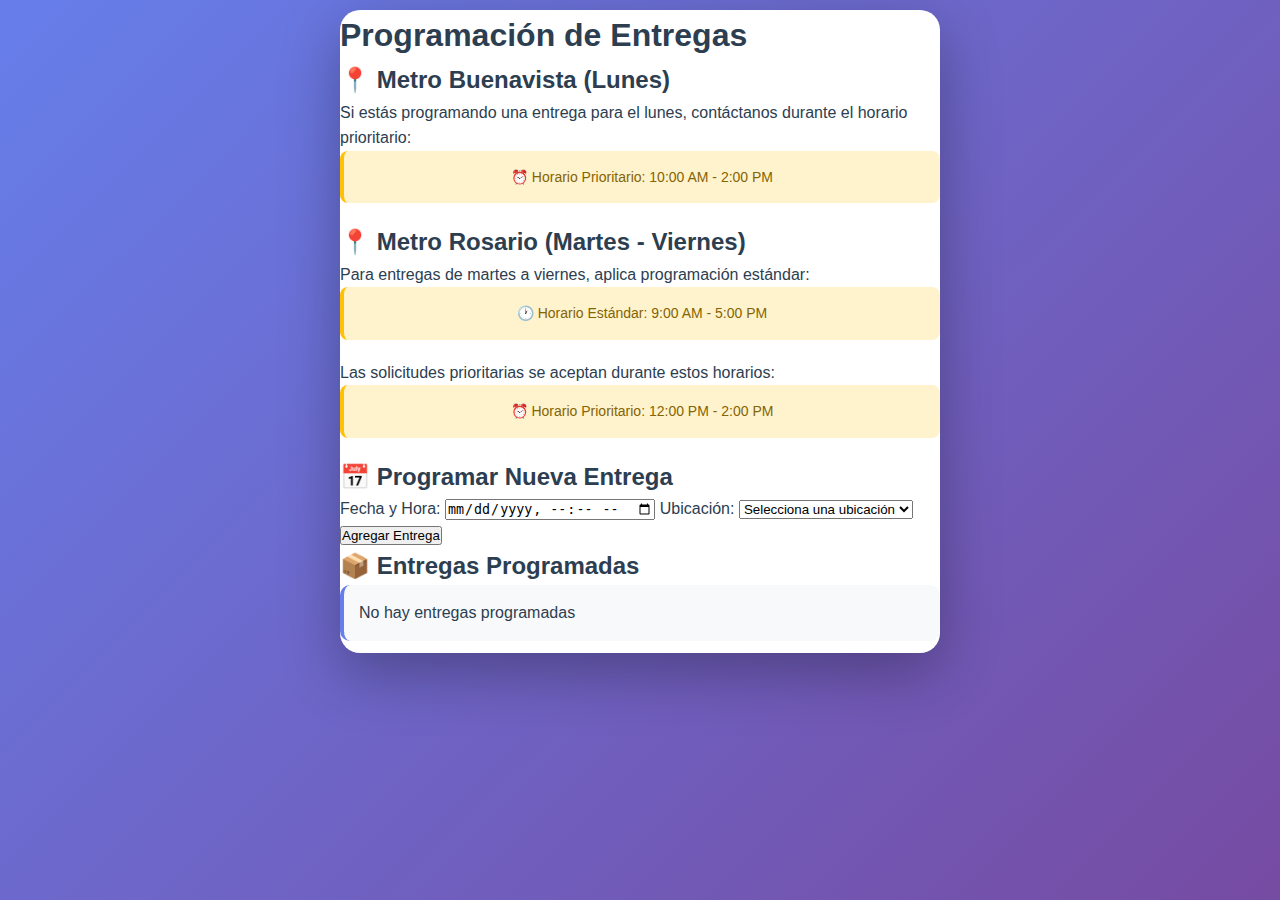
<file: index.html>
<!DOCTYPE html>
<html lang="es">
<head>
    <meta charset="UTF-8">
    <meta name="viewport" content="width=device-width, initial-scale=1.0">
    <title>Programación de Entregas</title>
    <link rel="stylesheet" href="styles.css">
    <link rel="stylesheet" href="style.css">
</head>
<body>
    <div class="container">
        <h1>Programación de Entregas</h1>
        
        <!-- Información de Horarios Prioritarios -->
        <div class="schedule">
            <h2>📍 Metro Buenavista (Lunes)</h2>
            <p>Si estás programando una entrega para el lunes, contáctanos durante el horario prioritario:</p>
            <div class="priority-info">
                ⏰ Horario Prioritario: 10:00 AM - 2:00 PM
            </div>
        </div>
        
        <div class="schedule">
            <h2>📍 Metro Rosario (Martes - Viernes)</h2>
            <p>Para entregas de martes a viernes, aplica programación estándar:</p>
            <div class="priority-info">
                🕐 Horario Estándar: 9:00 AM - 5:00 PM
            </div>
            <p>Las solicitudes prioritarias se aceptan durante estos horarios:</p>
            <div class="priority-info">
                ⏰ Horario Prioritario: 12:00 PM - 2:00 PM
            </div>
        </div>

        <!-- Formulario de Programación -->
        <div class="scheduling-form">
            <h2>📅 Programar Nueva Entrega</h2>
            <form id="deliveryForm">
                <label for="deliveryTime">Fecha y Hora:</label>
                <input type="datetime-local" id="deliveryTime" name="deliveryTime" required placeholder="Fecha y Hora">
                <label for="location">Ubicación:</label>
                <select id="location" name="location" required>
                    <option value="">Selecciona una ubicación</option>
                    <option value="Metro Buenavista">Metro Buenavista</option>
                    <option value="Metro Rosario">Metro Rosario</option>
                </select>
                <button type="submit">Agregar Entrega</button>
            </form>
        </div>

        <!-- Lista de Entregas Programadas -->
        <div class="scheduled-deliveries">
            <h2>📦 Entregas Programadas</h2>
            <ul class="appointment-list" id="deliveryList">
                <li class="appointment-item">No hay entregas programadas</li>
            </ul>
        </div>
    </div>

    <script src="script.js"></script>
    <script>
        // Inicializar el programador de entregas
        const scheduler = new DeliveryScheduler();
        
        // Manejar el envío del formulario
        document.getElementById('deliveryForm').addEventListener('submit', function(e) {
            e.preventDefault();
            const time = document.getElementById('deliveryTime').value;
            const location = document.getElementById('location').value;
            
            if (scheduler.addDelivery(time, location)) {
                alert('✅ Entrega agregada exitosamente');
                updateDeliveryList();
                this.reset();
            } else {
                alert('❌ Conflicto detectado: No se puede programar esta entrega en este horario.');
            }
        });
        
        // Actualizar la lista de entregas
        function updateDeliveryList() {
            const listElement = document.getElementById('deliveryList');
            const deliveries = scheduler.schedule;
            
            if (deliveries.length === 0) {
                listElement.innerHTML = '<li class="appointment-item">No hay entregas programadas</li>';
                return;
            }
            
            listElement.innerHTML = deliveries.map(delivery => `
                <li class="appointment-item">
                    <strong>📍 ${delivery.location}</strong><br>
                    🕐 ${new Date(delivery.time).toLocaleString('es-ES')}
                </li>
            `).join('');
        }
        
        // Cargar entregas al iniciar
        updateDeliveryList();
    </script>
</body>
</html>
</file>
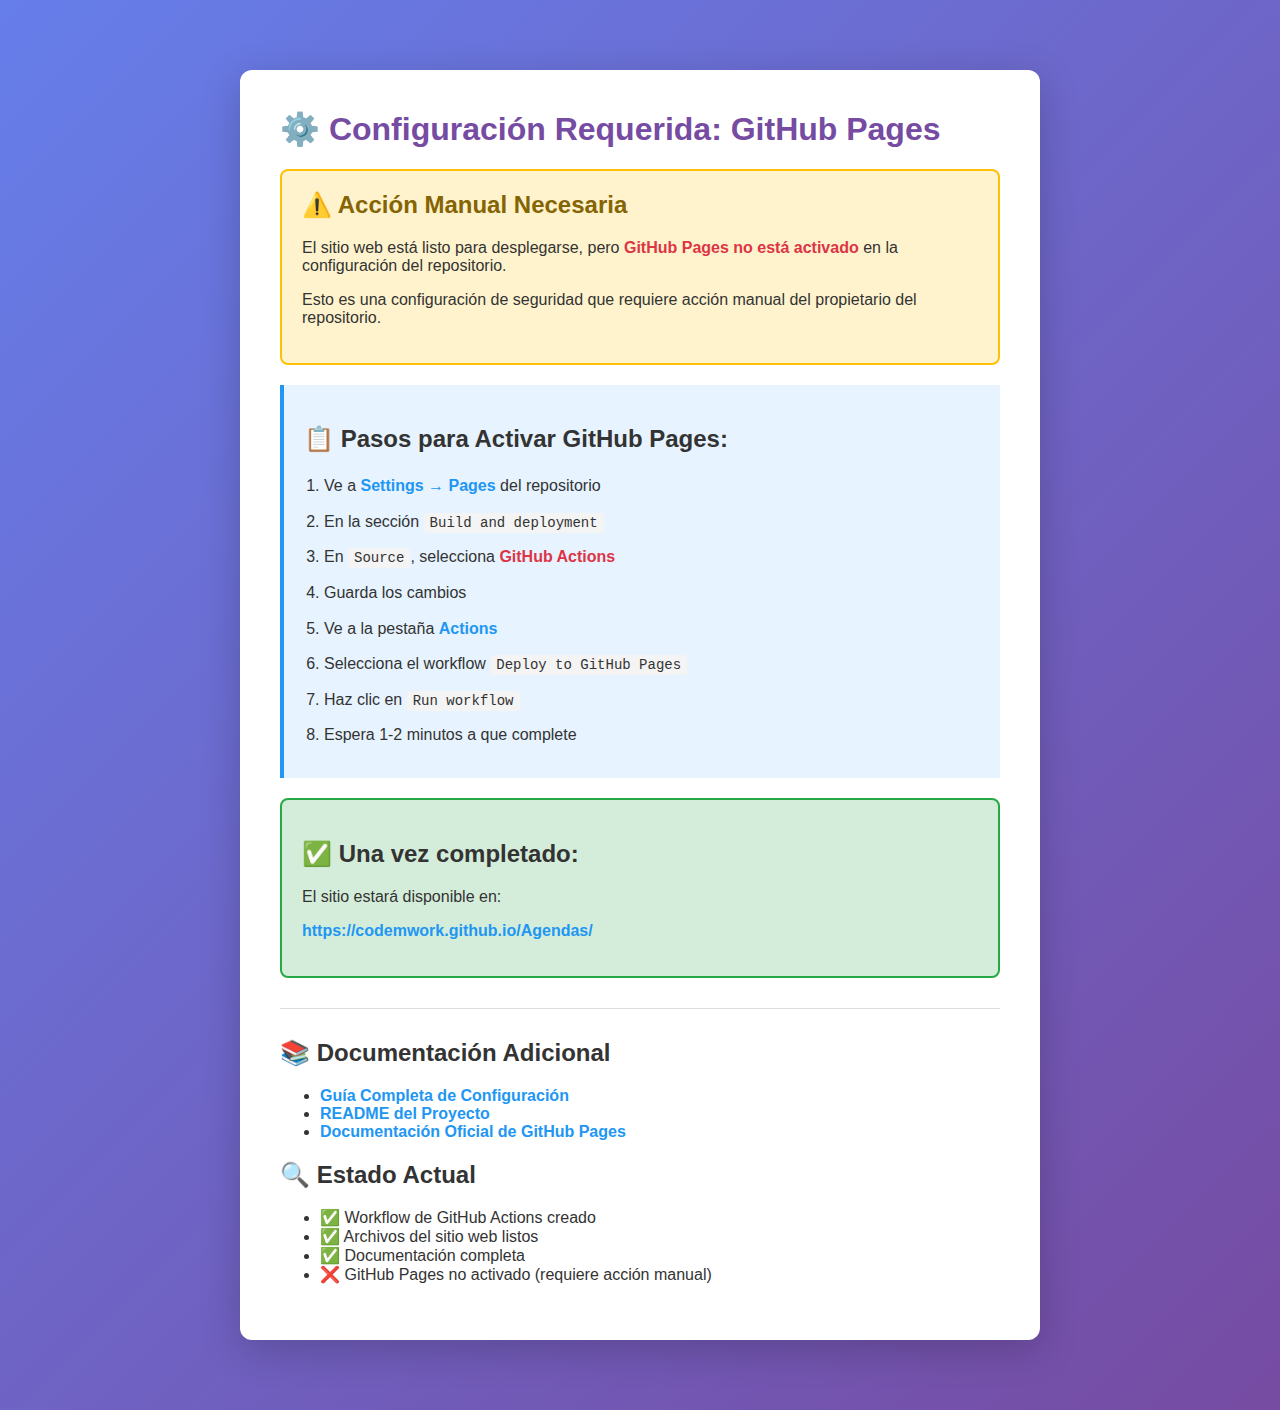
<file: SETUP_INSTRUCTIONS.html>
<!DOCTYPE html>
<html lang="es">
<head>
    <meta charset="UTF-8">
    <meta name="viewport" content="width=device-width, initial-scale=1.0">
    <title>Configurar GitHub Pages</title>
    <style>
        body {
            font-family: -apple-system, BlinkMacSystemFont, 'Segoe UI', Roboto, Oxygen, Ubuntu, Cantarell, sans-serif;
            max-width: 800px;
            margin: 50px auto;
            padding: 20px;
            background: linear-gradient(135deg, #667eea 0%, #764ba2 100%);
            color: #333;
        }
        .container {
            background: white;
            border-radius: 12px;
            padding: 40px;
            box-shadow: 0 10px 40px rgba(0,0,0,0.2);
        }
        h1 {
            color: #764ba2;
            margin-top: 0;
        }
        .alert {
            background: #fff3cd;
            border: 2px solid #ffc107;
            border-radius: 8px;
            padding: 20px;
            margin: 20px 0;
        }
        .alert h2 {
            margin-top: 0;
            color: #856404;
        }
        .steps {
            background: #e7f3ff;
            border-left: 4px solid #2196F3;
            padding: 20px;
            margin: 20px 0;
        }
        .steps ol {
            margin: 10px 0;
            padding-left: 20px;
        }
        .steps li {
            margin: 10px 0;
            line-height: 1.6;
        }
        .code {
            background: #f4f4f4;
            padding: 2px 6px;
            border-radius: 3px;
            font-family: 'Courier New', monospace;
            font-size: 14px;
        }
        .success {
            background: #d4edda;
            border: 2px solid #28a745;
            border-radius: 8px;
            padding: 20px;
            margin: 20px 0;
        }
        .link {
            color: #2196F3;
            text-decoration: none;
            font-weight: bold;
        }
        .link:hover {
            text-decoration: underline;
        }
        .important {
            font-weight: bold;
            color: #dc3545;
        }
    </style>
</head>
<body>
    <div class="container">
        <h1>⚙️ Configuración Requerida: GitHub Pages</h1>
        
        <div class="alert">
            <h2>⚠️ Acción Manual Necesaria</h2>
            <p>El sitio web está listo para desplegarse, pero <span class="important">GitHub Pages no está activado</span> en la configuración del repositorio.</p>
            <p>Esto es una configuración de seguridad que requiere acción manual del propietario del repositorio.</p>
        </div>

        <div class="steps">
            <h2>📋 Pasos para Activar GitHub Pages:</h2>
            <ol>
                <li>Ve a <a href="https://github.com/codemwork/Agendas/settings/pages" class="link" target="_blank">Settings → Pages</a> del repositorio</li>
                <li>En la sección <span class="code">Build and deployment</span></li>
                <li>En <span class="code">Source</span>, selecciona <span class="important">GitHub Actions</span></li>
                <li>Guarda los cambios</li>
                <li>Ve a la pestaña <a href="https://github.com/codemwork/Agendas/actions" class="link" target="_blank">Actions</a></li>
                <li>Selecciona el workflow <span class="code">Deploy to GitHub Pages</span></li>
                <li>Haz clic en <span class="code">Run workflow</span></li>
                <li>Espera 1-2 minutos a que complete</li>
            </ol>
        </div>

        <div class="success">
            <h2>✅ Una vez completado:</h2>
            <p>El sitio estará disponible en:</p>
            <p><a href="https://codemwork.github.io/Agendas/" class="link" target="_blank">https://codemwork.github.io/Agendas/</a></p>
        </div>

        <hr style="margin: 30px 0; border: none; border-top: 1px solid #ddd;">

        <h2>📚 Documentación Adicional</h2>
        <ul>
            <li><a href="GITHUB_PAGES_SETUP.md" class="link">Guía Completa de Configuración</a></li>
            <li><a href="README.md" class="link">README del Proyecto</a></li>
            <li><a href="https://docs.github.com/pages" class="link" target="_blank">Documentación Oficial de GitHub Pages</a></li>
        </ul>

        <h2>🔍 Estado Actual</h2>
        <ul>
            <li>✅ Workflow de GitHub Actions creado</li>
            <li>✅ Archivos del sitio web listos</li>
            <li>✅ Documentación completa</li>
            <li>❌ GitHub Pages no activado (requiere acción manual)</li>
        </ul>
    </div>
</body>
</html>
</file>
<file: style.css>
/* Global Styles */
* {
    margin: 0;
    padding: 0;
    box-sizing: border-box;
}

body {
    font-family: -apple-system, BlinkMacSystemFont, 'Segoe UI', Roboto, Oxygen, Ubuntu, Cantarell, sans-serif;
    background: linear-gradient(135deg, #667eea 0%, #764ba2 100%);
    min-height: 100vh;
    padding: 10px;
}

.container {
    max-width: 600px;
    margin: 0 auto;
    background: white;
    border-radius: 20px;
    box-shadow: 0 20px 60px rgba(0, 0, 0, 0.3);
    overflow: hidden;
}

/* Header */
header {
    background: linear-gradient(135deg, #667eea 0%, #764ba2 100%);
    color: white;
    padding: 30px 20px;
    text-align: center;
}

header h1 {
    font-size: 28px;
    margin-bottom: 8px;
}

header p {
    font-size: 16px;
    opacity: 0.9;
}

/* Location Selector */
.location-selector {
    padding: 25px 20px;
    border-bottom: 2px solid #f0f0f0;
}

.location-selector h3 {
    color: #333;
    margin-bottom: 15px;
    font-size: 18px;
}

.location-buttons {
    display: grid;
    grid-template-columns: 1fr 1fr;
    gap: 15px;
}

.location-btn {
    background: white;
    border: 3px solid #e0e0e0;
    border-radius: 15px;
    padding: 20px 15px;
    font-size: 15px;
    font-weight: 600;
    cursor: pointer;
    transition: all 0.3s ease;
    text-align: center;
}

.location-btn:hover {
    transform: translateY(-2px);
    box-shadow: 0 5px 15px rgba(0, 0, 0, 0.1);
}

.location-btn.active {
    background: linear-gradient(135deg, #667eea 0%, #764ba2 100%);
    color: white;
    border-color: #667eea;
}

.location-btn small {
    display: block;
    margin-top: 8px;
    font-size: 12px;
    opacity: 0.8;
}

/* Calendar Section */
.calendar-section {
    padding: 25px 20px;
    border-bottom: 2px solid #f0f0f0;
}

.calendar-section h3 {
    color: #333;
    margin-bottom: 15px;
    font-size: 18px;
}

.calendar-container {
    background: #f8f9fa;
    border-radius: 15px;
    padding: 15px;
}

.calendar-header {
    display: flex;
    justify-content: space-between;
    align-items: center;
    margin-bottom: 20px;
    padding: 0 10px;
}

.calendar-header button {
    background: #667eea;
    color: white;
    border: none;
    border-radius: 50%;
    width: 40px;
    height: 40px;
    font-size: 20px;
    cursor: pointer;
    transition: all 0.3s ease;
}

.calendar-header button:hover {
    background: #764ba2;
    transform: scale(1.1);
}

.calendar-header span {
    font-size: 18px;
    font-weight: 600;
    color: #333;
}

.calendar-grid {
    display: grid;
    grid-template-columns: repeat(7, 1fr);
    gap: 8px;
}

.calendar-day-header {
    text-align: center;
    font-size: 12px;
    font-weight: 600;
    color: #666;
    padding: 8px 0;
}

.calendar-day {
    aspect-ratio: 1;
    display: flex;
    align-items: center;
    justify-content: center;
    border-radius: 10px;
    font-size: 14px;
    font-weight: 500;
    cursor: pointer;
    transition: all 0.2s ease;
}

.calendar-day.empty {
    cursor: default;
}

.calendar-day.available {
    background: white;
    color: #333;
}

.calendar-day.available:hover {
    background: #e8ecff;
    transform: scale(1.05);
}

.calendar-day.disabled {
    background: #f0f0f0;
    color: #ccc;
    cursor: not-allowed;
}

.calendar-day.selected {
    background: linear-gradient(135deg, #667eea 0%, #764ba2 100%);
    color: white;
    box-shadow: 0 4px 10px rgba(102, 126, 234, 0.4);
}

.calendar-day.today {
    border: 2px solid #667eea;
}

/* Time Section */
.time-section {
    padding: 25px 20px;
    border-bottom: 2px solid #f0f0f0;
}

.time-section h3 {
    color: #333;
    margin-bottom: 15px;
    font-size: 18px;
}

.priority-info {
    background: #fff3cd;
    border-left: 4px solid #ffc107;
    padding: 15px;
    margin-bottom: 20px;
    border-radius: 8px;
    font-size: 14px;
    color: #856404;
}

.priority-info strong {
    display: block;
    margin-bottom: 5px;
}

.time-grid {
    display: grid;
    grid-template-columns: repeat(3, 1fr);
    gap: 10px;
    margin-bottom: 20px;
}

.time-slot {
    background: white;
    border: 2px solid #e0e0e0;
    border-radius: 10px;
    padding: 15px 10px;
    text-align: center;
    font-size: 16px;
    font-weight: 600;
    cursor: pointer;
    transition: all 0.3s ease;
}

.time-slot:hover {
    border-color: #667eea;
    transform: translateY(-2px);
}

.time-slot.selected {
    background: linear-gradient(135deg, #667eea 0%, #764ba2 100%);
    color: white;
    border-color: #667eea;
}

.time-slot.disabled {
    background: #f5f5f5;
    color: #ccc;
    border-color: #e0e0e0;
    cursor: not-allowed;
}

.time-slot.disabled:hover {
    transform: none;
}

.time-slot.priority {
    border-color: #ffc107;
    background: #fff3cd;
}

.confirm-btn {
    width: 100%;
    background: linear-gradient(135deg, #28a745 0%, #20c997 100%);
    color: white;
    border: none;
    border-radius: 12px;
    padding: 16px;
    font-size: 18px;
    font-weight: 600;
    cursor: pointer;
    transition: all 0.3s ease;
    box-shadow: 0 4px 15px rgba(40, 167, 69, 0.3);
}

.confirm-btn:hover {
    transform: translateY(-2px);
    box-shadow: 0 6px 20px rgba(40, 167, 69, 0.4);
}

/* Appointments Section */
.appointments-section {
    padding: 25px 20px;
}

.appointments-section h3 {
    color: #333;
    margin-bottom: 15px;
    font-size: 18px;
}

.appointments-list {
    list-style: none;
}

.appointment-item {
    background: #f8f9fa;
    border-left: 4px solid #667eea;
    padding: 15px;
    margin-bottom: 12px;
    border-radius: 10px;
    position: relative;
}

.appointment-item .appointment-date {
    font-weight: 600;
    color: #333;
    margin-bottom: 5px;
    font-size: 16px;
}

.appointment-item .appointment-details {
    color: #666;
    font-size: 14px;
}

.appointment-item .delete-btn {
    position: absolute;
    top: 15px;
    right: 15px;
    background: #dc3545;
    color: white;
    border: none;
    border-radius: 50%;
    width: 30px;
    height: 30px;
    font-size: 18px;
    cursor: pointer;
    transition: all 0.3s ease;
}

.appointment-item .delete-btn:hover {
    background: #c82333;
    transform: scale(1.1);
}

.no-appointments {
    text-align: center;
    color: #999;
    padding: 30px;
    font-size: 14px;
}

/* Responsive adjustments */
@media (max-width: 480px) {
    header h1 {
        font-size: 24px;
    }
    
    .location-buttons {
        grid-template-columns: 1fr;
    }
    
    .time-grid {
        grid-template-columns: repeat(2, 1fr);
    }
}
</file>
<file: styles.css>
/* Reset y estilos base */
* {
    margin: 0;
    padding: 0;
    box-sizing: border-box;
}

body {
    font-family: 'Segoe UI', system-ui, -apple-system, sans-serif;
    background: #f7f8fc;
    min-height: 100vh;
    color: #2c3e50;
    line-height: 1.6;
}

/* Aplicación principal */
.app {
    max-width: 420px;
    margin: 0 auto;
    background: #ffffff;
    min-height: 100vh;
    box-shadow: 0 4px 20px rgba(0,0,0,0.08);
    border-radius: 0;
}

/* Header */
.header {
    background: linear-gradient(145deg, #3498db 0%, #2980b9 100%);
    color: white;
    padding: 24px 20px 20px;
    text-align: center;
}

.header h1 {
    font-size: 1.4em;
    margin-bottom: 6px;
    font-weight: 500;
    letter-spacing: -0.5px;
}

.subtitle {
    font-size: 0.9em;
    opacity: 0.9;
    margin-bottom: 20px;
    font-weight: 300;
}

.week-navigation {
    display: flex;
    align-items: center;
    justify-content: center;
    gap: 20px;
    margin-top: 15px;
}

.nav-btn {
    background: rgba(255,255,255,0.15);
    border: 1px solid rgba(255,255,255,0.25);
    color: white;
    padding: 10px 14px;
    border-radius: 8px;
    font-size: 16px;
    cursor: pointer;
    transition: all 0.2s ease;
    min-width: 44px;
}

.nav-btn:hover {
    background: rgba(255,255,255,0.25);
    transform: translateY(-1px);
}

.week-range {
    font-weight: 500;
    font-size: 15px;
    min-width: 140px;
}

/* Contenido principal */
.main {
    padding: 24px 18px;
}

/* Información de ubicaciones */
.location-info {
    display: grid;
    grid-template-columns: 1fr;
    gap: 12px;
    margin-bottom: 20px;
}

.location-card {
    background: #ffffff;
    border: 1px solid #e8ecf0;
    border-radius: 12px;
    padding: 18px;
    display: flex;
    align-items: center;
    gap: 14px;
    transition: all 0.2s ease;
    box-shadow: 0 2px 8px rgba(0,0,0,0.04);
}

.location-card:hover {
    transform: translateY(-2px);
    box-shadow: 0 4px 16px rgba(0,0,0,0.08);
    border-color: #d1d9e0;
}

.location-card.rosario {
    border-left: 4px solid #27ae60;
}

.location-card.buenavista {
    border-left: 4px solid #e74c3c;
}

.location-icon {
    font-size: 28px;
    margin: 0;
}

.location-details h3 {
    margin: 0 0 4px 0;
    font-size: 16px;
    font-weight: 600;
    color: #2c3e50;
}

.location-details p {
    margin: 0 0 6px 0;
    font-size: 14px;
    color: #5a6c7d;
    font-weight: 500;
}

.priority-text {
    font-size: 12px;
    color: #7f8c8d;
    font-weight: 400;
    font-style: italic;
}

/* Barra de acciones */
.actions-bar {
    margin-bottom: 24px;
    display: flex;
    justify-content: center;
}

.cancel-btn {
    background: linear-gradient(135deg, #95a5a6 0%, #7f8c8d 100%);
    color: white;
    border: none;
    padding: 12px 24px;
    border-radius: 25px;
    font-size: 14px;
    font-weight: 500;
    cursor: pointer;
    transition: all 0.2s ease;
    box-shadow: 0 2px 8px rgba(149,165,166,0.3);
}

.cancel-btn:hover {
    transform: translateY(-2px);
    box-shadow: 0 4px 16px rgba(149,165,166,0.4);
}

.sync-btn {
    background: #0984e3;
    color: white;
    border: none;
    border-radius: 25px;
    padding: 12px 24px;
    font-size: 14px;
    font-weight: 600;
    cursor: pointer;
    transition: all 0.2s ease;
    box-shadow: 0 2px 8px rgba(9,132,227,0.3);
}

.sync-btn:hover {
    background: #0770c4;
    transform: translateY(-2px);
    box-shadow: 0 4px 16px rgba(9,132,227,0.4);
}

/* Indicador de estado de datos */
.data-status-container {
    margin: 16px 0;
    padding: 12px 16px;
    background: #f8f9fa;
    border-radius: 8px;
    border-left: 4px solid #0984e3;
    font-size: 13px;
    text-align: center;
}

.data-status {
    color: #2d3436;
}

/* Estilos del modal de sincronización */
.sync-options {
    display: flex;
    flex-direction: column;
    gap: 20px;
}

.sync-option {
    padding: 16px;
    border: 1px solid #ddd;
    border-radius: 8px;
    background: #f8f9fa;
}

.sync-option h4 {
    margin: 0 0 8px 0;
    color: #2d3436;
    font-size: 16px;
}

.sync-option p {
    margin: 0 0 12px 0;
    color: #636e72;
    font-size: 14px;
}

.sync-option textarea {
    width: 100%;
    padding: 8px;
    border: 1px solid #ccc;
    border-radius: 4px;
    margin-bottom: 8px;
    font-family: monospace;
    font-size: 12px;
}

.actions-bar {
    display: flex;
    gap: 12px;
    justify-content: center;
    margin: 20px 0;
}

/* Estados de sincronización */
.sync-status {
    display: flex;
    flex-direction: column;
    gap: 12px;
}

.status-item {
    padding: 12px 16px;
    border-radius: 8px;
    display: flex;
    justify-content: space-between;
    align-items: center;
}

.status-item.official {
    background: #d4edda;
    border-left: 4px solid #28a745;
    color: #155724;
}

.status-item.local {
    background: #fff3cd;
    border-left: 4px solid #ffc107;
    color: #856404;
}

.sync-server-btn {
    background: #fd7e14;
    color: white;
    border: none;
    border-radius: 6px;
    padding: 8px 16px;
    font-size: 12px;
    font-weight: 600;
    cursor: pointer;
    transition: all 0.2s ease;
}

.sync-server-btn:hover {
    background: #e6681a;
    transform: translateY(-1px);
}

/* Modal de sincronización al servidor */
.server-sync-info {
    text-align: left;
}

.sync-steps {
    margin-top: 20px;
}

.step {
    padding: 16px;
    border: 1px solid #ddd;
    border-radius: 8px;
    margin-bottom: 16px;
    background: #f8f9fa;
}

.step strong {
    display: block;
    margin-bottom: 8px;
    color: #2d3436;
}

.step-note {
    font-size: 12px;
    color: #636e72;
    margin: 4px 0 0 0;
    font-style: italic;
}

.step code {
    background: #e9ecef;
    padding: 2px 6px;
    border-radius: 4px;
    font-family: monospace;
    font-size: 12px;
}

/* Calendario */
.calendar-container {
    background: white;
    border-radius: 12px;
    overflow: hidden;
}

.calendar {
    display: flex;
    flex-direction: column;
    gap: 1px;
    background: #f0f2f5;
}

.day-card {
    background: #ffffff;
    padding: 20px;
    border-bottom: 1px solid #ecf0f1;
    transition: all 0.2s ease;
    border-left: 3px solid transparent;
}

.day-card:hover {
    background: #fafbfc;
    border-left-color: #3498db;
}

.day-card:last-child {
    border-bottom: none;
}

.day-header {
    margin-bottom: 16px;
}

.day-header h3 {
    color: #2c3e50;
    font-size: 17px;
    margin-bottom: 4px;
    font-weight: 600;
}

.day-header .location {
    background: none;
    border: none;
    padding: 0;
    color: #3498db;
    font-weight: 500;
    font-size: 13px;
    text-align: left;
}

.priority-badge {
    background: linear-gradient(135deg, #f39c12, #e67e22);
    color: white;
    padding: 4px 10px;
    border-radius: 12px;
    font-size: 11px;
    font-weight: 500;
    display: inline-block;
    margin-top: 6px;
}

.warning-badge {
    background: linear-gradient(135deg, #e74c3c, #c0392b);
    color: white;
    padding: 4px 10px;
    border-radius: 12px;
    font-size: 11px;
    font-weight: 500;
    display: inline-block;
    margin-top: 6px;
}

.disabled-day {
    opacity: 0.6;
    background: #f8f9fa;
}

.disabled-day .day-header h3 {
    color: #7f8c8d;
}

.disabled-day .location {
    color: #95a5a6;
}

.appointments {
    margin-bottom: 15px;
    min-height: 40px;
}

.appointment {
    display: flex;
    align-items: center;
    gap: 10px;
    padding: 8px 12px;
    background: #f1f3f4;
    border-radius: 8px;
    margin-bottom: 5px;
    font-size: 14px;
}

.appointment .time {
    background: #6c5ce7;
    color: white;
    padding: 4px 8px;
    border-radius: 12px;
    font-weight: 500;
    font-size: 12px;
}

.appointment .name {
    color: #2d3436;
    font-weight: 500;
}

.appointment .item {
    color: #6c5ce7;
    font-size: 11px;
    font-weight: 400;
    opacity: 0.8;
    display: block;
    margin-top: 2px;
}

.no-appointments {
    color: #636e72;
    font-style: italic;
    font-size: 14px;
    text-align: center;
    padding: 15px;
}

.book-btn {
    width: 100%;
    background: linear-gradient(135deg, #27ae60 0%, #2ecc71 100%);
    color: white;
    border: none;
    padding: 14px;
    border-radius: 10px;
    font-size: 15px;
    font-weight: 500;
    cursor: pointer;
    transition: all 0.2s ease;
    box-shadow: 0 3px 12px rgba(39,174,96,0.25);
}

.book-btn:hover:not(:disabled) {
    transform: translateY(-3px);
    box-shadow: 0 6px 20px rgba(39,174,96,0.35);
}

.book-btn:disabled {
    background: #bdc3c7;
    color: #7f8c8d;
    cursor: not-allowed;
    transform: none;
    box-shadow: none;
}

/* Modal */
.modal {
    position: fixed;
    top: 0;
    left: 0;
    width: 100%;
    height: 100%;
    background: rgba(0,0,0,0.5);
    display: flex;
    align-items: center;
    justify-content: center;
    z-index: 1000;
    opacity: 1;
    transition: opacity 0.3s;
}

.modal.hidden {
    opacity: 0;
    pointer-events: none;
}

.modal-content {
    background: white;
    border-radius: 16px;
    width: 90%;
    max-width: 400px;
    max-height: 80vh;
    overflow-y: auto;
    box-shadow: 0 20px 60px rgba(0,0,0,0.3);
    transform: scale(1);
    transition: transform 0.3s;
}

.modal.hidden .modal-content {
    transform: scale(0.9);
}

.modal-header {
    background: linear-gradient(135deg, #3498db, #2980b9);
    color: white;
    padding: 20px;
    border-radius: 12px 12px 0 0;
    display: flex;
    align-items: center;
    justify-content: space-between;
}

.payment-header {
    background: linear-gradient(135deg, #f39c12, #e67e22);
}

.cancel-header {
    background: linear-gradient(135deg, #95a5a6, #7f8c8d);
}

.success-header {
    background: linear-gradient(135deg, #27ae60, #2ecc71);
}

.modal-header h3 {
    font-size: 17px;
    font-weight: 500;
    margin: 0;
}

.close-btn {
    background: none;
    border: none;
    color: white;
    font-size: 18px;
    cursor: pointer;
    padding: 6px;
    border-radius: 6px;
    width: 30px;
    height: 30px;
    display: flex;
    align-items: center;
    justify-content: center;
    transition: background 0.2s ease;
}

.close-btn:hover {
    background: rgba(255,255,255,0.2);
}

.modal-body {
    padding: 24px;
}

/* Estilos para modal de adelanto */
.payment-notice {
    text-align: center;
    margin-bottom: 20px;
}

.payment-icon {
    font-size: 48px;
    margin-bottom: 16px;
}

.payment-notice h4 {
    font-size: 18px;
    color: #2c3e50;
    margin-bottom: 12px;
    font-weight: 600;
}

.payment-notice p {
    color: #5a6c7d;
    line-height: 1.5;
    margin-bottom: 16px;
}

.payment-details {
    background: #f8f9fa;
    padding: 16px;
    border-radius: 8px;
    margin: 16px 0;
    border-left: 4px solid #f39c12;
}

.agreement {
    font-weight: 500;
    color: #2c3e50;
    margin-top: 16px;
}

/* Estilos para modal de éxito */
.success-content {
    text-align: center;
}

.success-icon {
    font-size: 64px;
    margin-bottom: 20px;
    display: block;
}

.cancel-code-display {
    background: #ecf0f1;
    padding: 20px;
    border-radius: 10px;
    margin-top: 20px;
}

.cancel-code-display h4 {
    font-size: 16px;
    color: #2c3e50;
    margin-bottom: 12px;
    font-weight: 600;
}

.code-box {
    background: #34495e;
    color: #ecf0f1;
    padding: 16px 24px;
    border-radius: 8px;
    font-size: 24px;
    font-weight: bold;
    letter-spacing: 4px;
    font-family: 'Courier New', monospace;
    margin: 12px 0;
    border: 3px solid #2c3e50;
}

/* Estilos para modal de cancelación */
.cancel-result {
    padding: 16px;
    border-radius: 8px;
    margin: 16px 0;
    text-align: center;
}

.cancel-result.success {
    background: #d5edda;
    color: #155724;
    border: 1px solid #c3e6cb;
}

.cancel-result.error {
    background: #f8d7da;
    color: #721c24;
    border: 1px solid #f5c6cb;
}

/* Estilos mejorados para confirmación de cancelación */
.cancel-success {
    text-align: center;
}

.cancel-success .success-icon {
    font-size: 48px;
    margin-bottom: 12px;
    animation: bounceIn 0.5s ease-out;
}

.cancel-success h4 {
    color: #155724;
    margin: 12px 0;
    font-size: 18px;
    font-weight: 600;
}

.canceled-appointment-details {
    background: rgba(21, 87, 36, 0.1);
    padding: 16px;
    border-radius: 8px;
    margin: 16px 0;
    text-align: left;
}

.canceled-appointment-details p {
    margin: 8px 0;
    font-size: 14px;
}

.cancel-note {
    font-style: italic;
    opacity: 0.8;
    margin-top: 12px;
    font-size: 13px;
}

.cancel-error {
    text-align: center;
}

.cancel-error .error-icon {
    font-size: 48px;
    margin-bottom: 12px;
}

.cancel-error p {
    margin: 8px 0;
    font-weight: 500;
}

.error-note {
    font-style: italic;
    opacity: 0.7;
    font-size: 13px;
}

@keyframes bounceIn {
    0% {
        transform: scale(0.3);
        opacity: 0;
    }
    50% {
        transform: scale(1.05);
    }
    70% {
        transform: scale(0.9);
    }
    100% {
        transform: scale(1);
        opacity: 1;
    }
}

/* Formularios */
.form-group {
    margin-bottom: 20px;
}

.form-group label {
    display: block;
    margin-bottom: 8px;
    font-weight: 500;
    color: #2c3e50;
    font-size: 14px;
}

/* Información de prioridad */
.priority-info {
    background: linear-gradient(135deg, #fdcb6e, #e17055);
    color: white;
    padding: 15px;
    border-radius: 10px;
    margin-bottom: 20px;
    text-align: center;
}

.priority-info.hidden {
    display: none;
}

/* Horarios disponibles */
.time-slots {
    display: grid;
    grid-template-columns: repeat(auto-fit, minmax(80px, 1fr));
    gap: 10px;
    margin-bottom: 20px;
}

.time-slot {
    background: #f8f9fa;
    border: 2px solid #e9ecef;
    color: #495057;
    padding: 12px 8px;
    border-radius: 8px;
    font-size: 14px;
    font-weight: 500;
    cursor: pointer;
    transition: all 0.2s;
    text-align: center;
}

.time-slot:hover {
    background: #6c5ce7;
    color: white;
    border-color: #6c5ce7;
    transform: translateY(-2px);
}

/* Formulario de confirmación */
.modal-body input {
    width: 100%;
    padding: 14px 16px;
    border: 2px solid #e8ecf0;
    border-radius: 8px;
    font-size: 15px;
    transition: border-color 0.2s ease;
    font-family: inherit;
    background: #ffffff;
}

.modal-body input:focus {
    outline: none;
    border-color: #3498db;
    box-shadow: 0 0 0 3px rgba(52,152,219,0.1);
}

.modal-body input:required:invalid {
    border-color: #e74c3c;
}

.modal-actions {
    display: flex;
    gap: 12px;
    margin-top: 24px;
}

.btn {
    flex: 1;
    padding: 14px 20px;
    border: none;
    border-radius: 8px;
    font-size: 15px;
    font-weight: 500;
    cursor: pointer;
    transition: all 0.2s ease;
    font-family: inherit;
}

.btn-primary {
    background: linear-gradient(135deg, #3498db, #2980b9);
    color: white;
    box-shadow: 0 3px 12px rgba(52,152,219,0.25);
}

.btn-primary:hover {
    transform: translateY(-2px);
    box-shadow: 0 6px 20px rgba(52,152,219,0.35);
}

.btn-secondary {
    background: #ecf0f1;
    color: #5a6c7d;
    border: 1px solid #d5dbdb;
}

.btn-secondary:hover {
    background: #d5dbdb;
    color: #34495e;
}

.btn-danger {
    background: linear-gradient(135deg, #e74c3c, #c0392b);
    color: white;
    box-shadow: 0 3px 12px rgba(231,76,60,0.25);
}

.btn-danger:hover {
    transform: translateY(-2px);
    box-shadow: 0 6px 20px rgba(231,76,60,0.35);
}

/* Prevención de scroll cuando modal está abierto */
body.modal-open {
    overflow: hidden;
}

/* Responsive para pantallas más grandes */
@media (min-width: 768px) {
    .app {
        margin-top: 20px;
        border-radius: 16px;
        overflow: hidden;
    }
    
    .location-info {
        grid-template-columns: 1fr;
        gap: 10px;
    }
    
    .location {
        display: flex;
        align-items: center;
        gap: 15px;
        text-align: left;
    }
    
    .time-slots {
        grid-template-columns: repeat(5, 1fr);
    }
}

/* Animaciones */
@keyframes slideIn {
    from {
        transform: translateY(20px);
        opacity: 0;
    }
    to {
        transform: translateY(0);
        opacity: 1;
    }
}

.day-card {
    animation: slideIn 0.3s ease-out;
}

/* Estados de carga */
.loading {
    opacity: 0.6;
    pointer-events: none;
}

/* Mejoras de accesibilidad */
@media (prefers-reduced-motion: reduce) {
    * {
        animation-duration: 0.01ms !important;
        animation-iteration-count: 1 !important;
        transition-duration: 0.01ms !important;
    }
}
</file>
